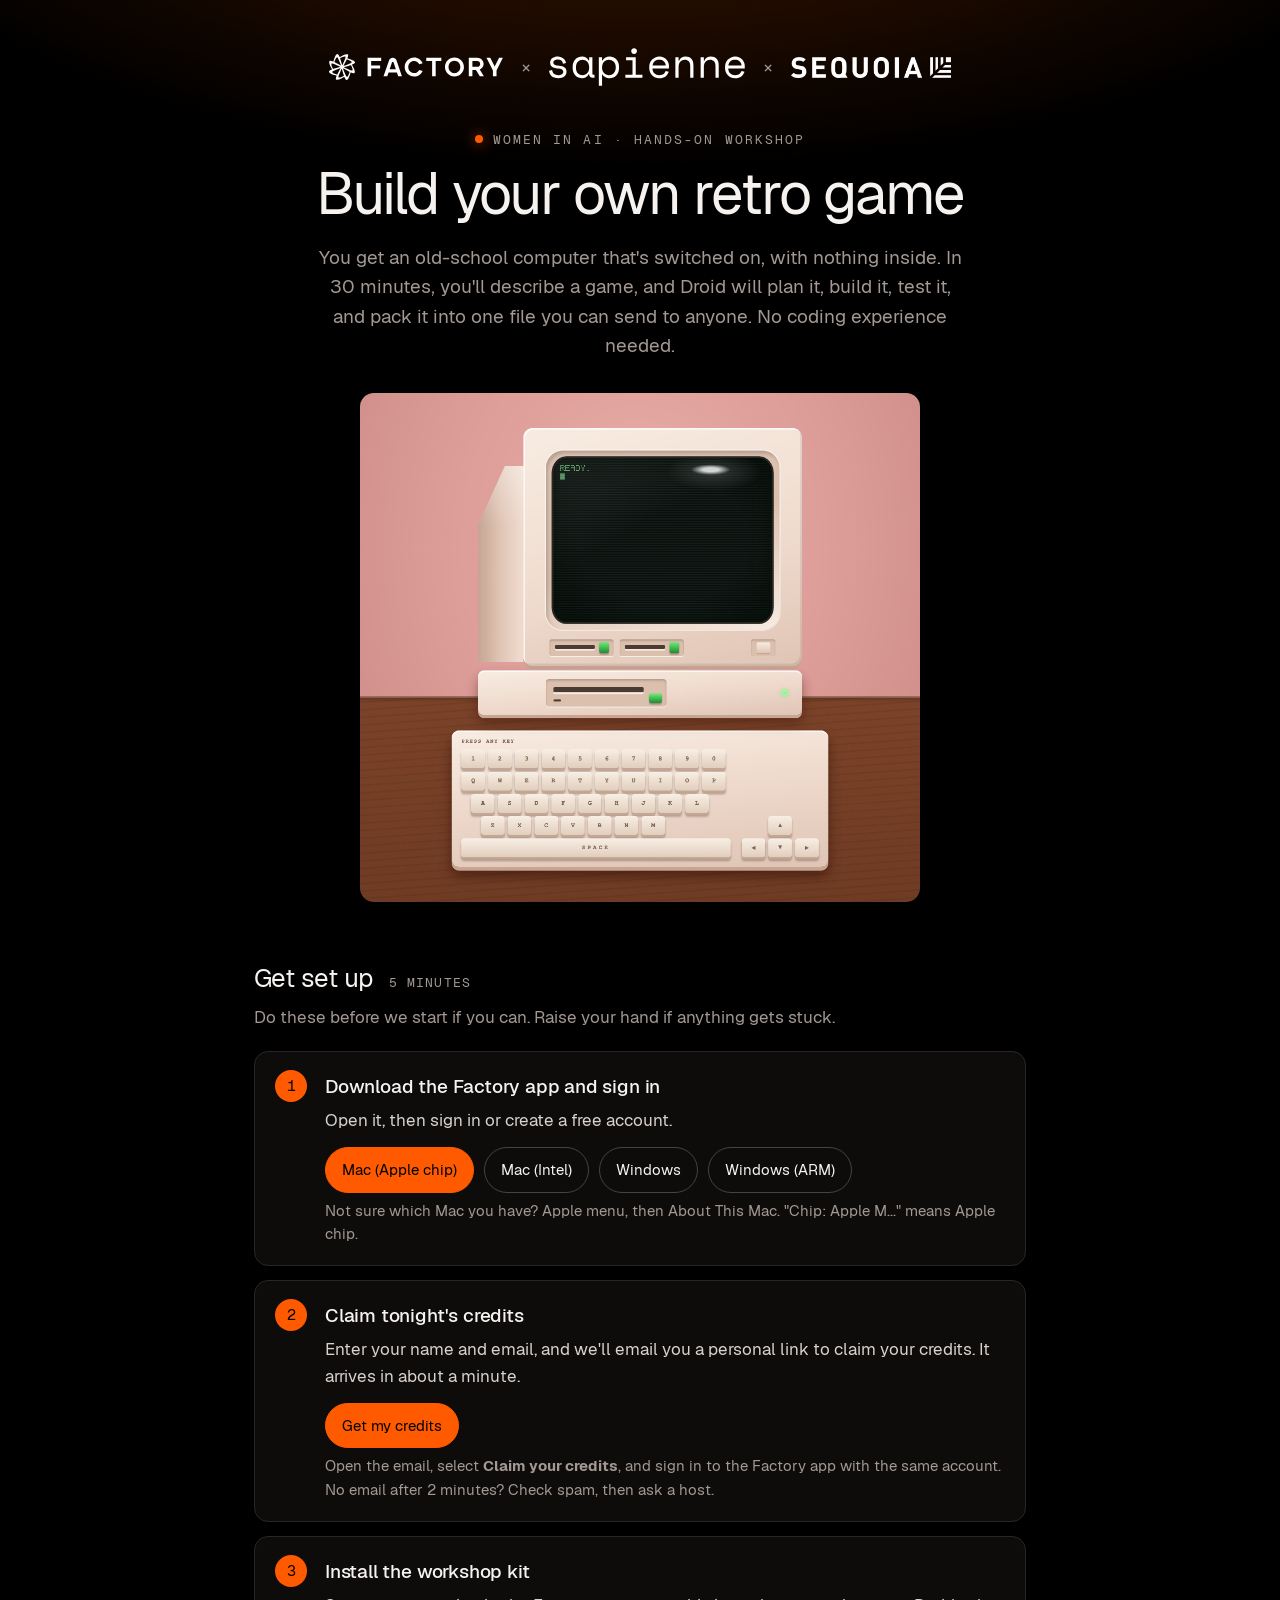
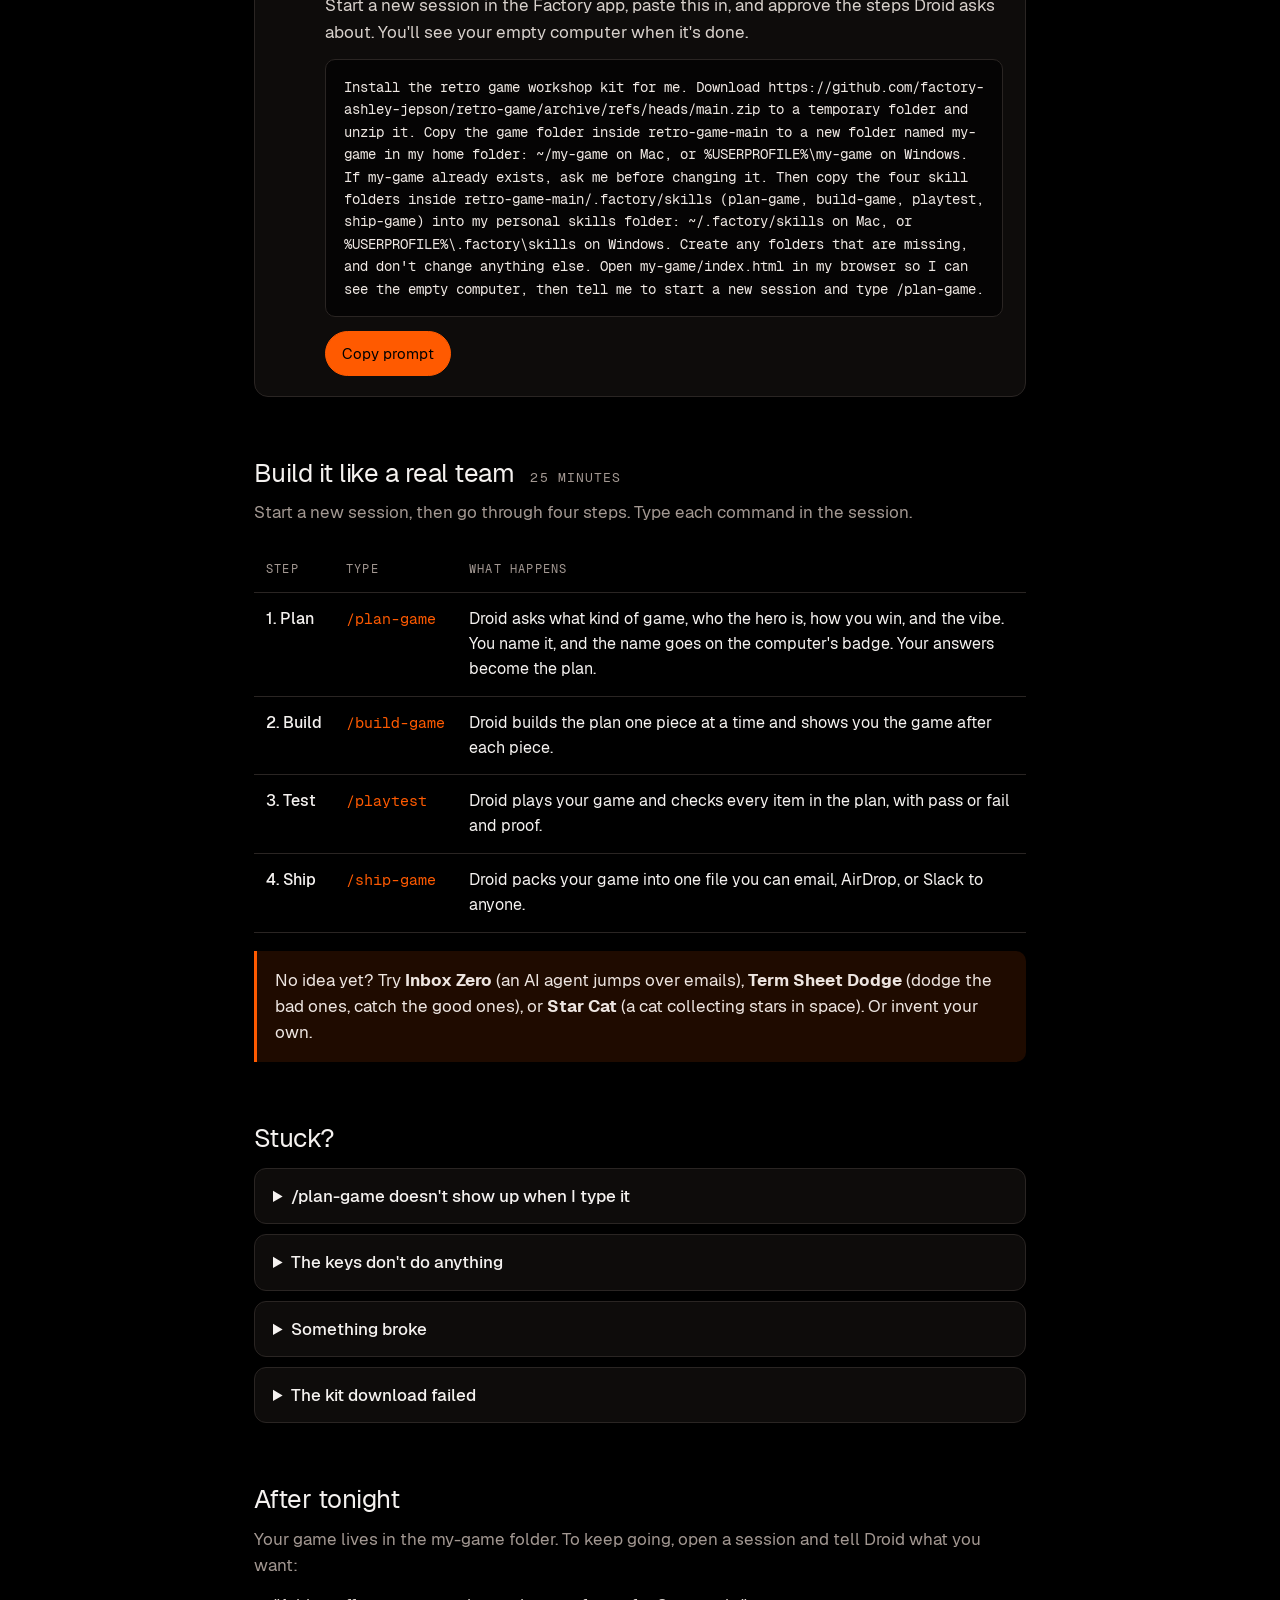
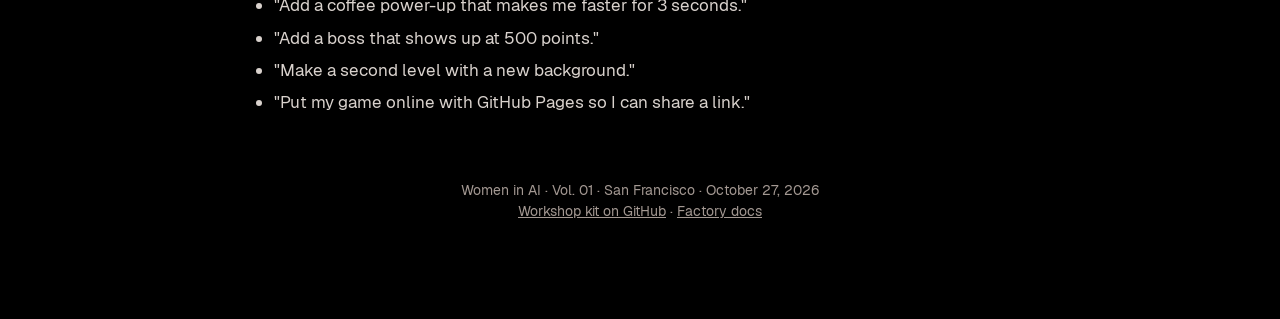
<file: docs/index.html>
<!doctype html>
<html lang="en">
<head>
<meta charset="utf-8" />
<meta name="viewport" content="width=device-width, initial-scale=1" />
<title>Build your own retro game · Women in AI workshop</title>
<meta name="description" content="Setup for the Women in AI hands-on workshop: build your own retro game with Factory." />
<link rel="stylesheet" href="./assets/brand-fonts.css" />
<style>
  :root {
    --bg: #000;
    --panel: #0e0c0b;
    --border: #2a2523;
    --text: #f5f2f0;
    --muted: #a39892;
    --orange: #ff5a00;
    --orange-soft: rgba(255, 90, 0, 0.12);
  }
  * { box-sizing: border-box; margin: 0; padding: 0; }
  html { background: var(--bg); }
  body {
    color: var(--text);
    font-family: 'Geist', system-ui, sans-serif;
    font-size: 17px;
    line-height: 1.55;
    -webkit-font-smoothing: antialiased;
    background:
      radial-gradient(1200px 500px at 50% -180px, rgba(255, 90, 0, 0.28), transparent 70%),
      var(--bg);
    min-height: 100vh;
  }
  main { max-width: 820px; margin: 0 auto; padding: 48px 24px 96px; }
  .lockups { display: flex; align-items: center; justify-content: center; gap: 18px; flex-wrap: wrap; }
  .lockups img { display: block; }
  .lockups .factory { height: 26px; }
  .lockups .sapienne { height: 38px; }
  .lockups .sequoia { height: 21px; }
  .lockups .x { font-family: 'Geist Mono', monospace; color: var(--muted); }
  .eyebrow {
    margin-top: 44px;
    text-align: center;
    font-family: 'Geist Mono', monospace;
    font-size: 13px;
    letter-spacing: 0.16em;
    text-transform: uppercase;
    color: var(--muted);
  }
  .eyebrow .dot { display: inline-block; width: 8px; height: 8px; border-radius: 50%; background: var(--orange); margin-right: 10px; vertical-align: 1px; box-shadow: 0 0 14px rgba(255, 90, 0, 0.8); }
  h1 { margin-top: 14px; text-align: center; font-size: clamp(36px, 7vw, 58px); font-weight: 400; line-height: 1.05; letter-spacing: -0.035em; }
  .lead { margin: 18px auto 0; max-width: 34em; text-align: center; color: var(--muted); font-size: 19px; }
  .laptop-note { display: none; margin-top: 22px; padding: 12px 16px; border: 1px solid var(--orange); border-radius: 10px; background: var(--orange-soft); text-align: center; font-size: 15px; }
  @media (max-width: 700px) { .laptop-note { display: block; } }

  h2 { margin-top: 56px; font-size: 26px; font-weight: 400; letter-spacing: -0.02em; }
  h2 .time { font-family: 'Geist Mono', monospace; font-size: 13px; letter-spacing: 0.08em; text-transform: uppercase; color: var(--muted); margin-left: 10px; }
  .sub { margin-top: 6px; color: var(--muted); }

  ol.steps { list-style: none; counter-reset: step; margin-top: 20px; display: grid; gap: 14px; }
  ol.steps > li { counter-increment: step; position: relative; padding: 20px 22px 20px 70px; background: var(--panel); border: 1px solid var(--border); border-radius: 14px; }
  ol.steps > li::before {
    content: counter(step);
    position: absolute; left: 20px; top: 18px;
    width: 32px; height: 32px; border-radius: 50%;
    display: grid; place-items: center;
    font-family: 'Geist Mono', monospace; font-size: 15px;
    color: #000; background: var(--orange);
  }
  li h3 { font-size: 19px; font-weight: 500; letter-spacing: -0.01em; }
  li p { margin-top: 6px; color: #d9d2cd; }
  li p.hint { color: var(--muted); font-size: 15px; }

  .buttons { display: flex; flex-wrap: wrap; gap: 10px; margin-top: 14px; }
  a.btn, button.btn {
    display: inline-flex; align-items: center; gap: 8px;
    padding: 10px 16px; border-radius: 999px;
    font: inherit; font-size: 15px; text-decoration: none; cursor: pointer;
    color: var(--text); background: transparent; border: 1px solid #4a423e;
  }
  a.btn.primary, button.btn.primary { color: #000; background: var(--orange); border-color: var(--orange); }
  a.btn:hover, button.btn:hover { border-color: var(--orange); }


  .prompt {
    position: relative; margin-top: 14px;
    padding: 16px 18px; border-radius: 10px;
    background: #050404; border: 1px solid var(--border);
    font-family: 'Geist Mono', monospace; font-size: 14px; line-height: 1.6;
    color: #f0e9e4; white-space: pre-wrap; word-break: break-word;
  }

  table { width: 100%; margin-top: 20px; border-collapse: collapse; font-size: 16px; }
  th, td { text-align: left; vertical-align: top; padding: 14px 12px; border-bottom: 1px solid var(--border); }
  th { font-family: 'Geist Mono', monospace; font-size: 12px; letter-spacing: 0.1em; text-transform: uppercase; color: var(--muted); font-weight: 400; }
  td code, p code, li code { font-family: 'Geist Mono', monospace; font-size: 0.92em; color: var(--orange); white-space: nowrap; }
  @media (max-width: 640px) {
    main { padding: 32px 16px 72px; }
    ol.steps > li { padding: 18px 16px 18px 60px; }
    ol.steps > li::before { left: 14px; }
    thead { display: none; }
    table, tbody, tr, td { display: block; width: 100%; }
    tr { padding: 12px 0; border-bottom: 1px solid var(--border); }
    td { padding: 2px 0; border: 0; }
  }
  td.step { white-space: nowrap; font-weight: 500; }

  details { margin-top: 10px; padding: 14px 18px; background: var(--panel); border: 1px solid var(--border); border-radius: 12px; }
  details summary { cursor: pointer; font-weight: 500; }
  details p { margin-top: 8px; color: #d9d2cd; }

  ul.plain { margin-top: 14px; padding-left: 20px; color: #d9d2cd; }
  ul.plain li { margin-top: 6px; }

  .callout { margin-top: 18px; padding: 16px 18px; border-left: 3px solid var(--orange); background: var(--orange-soft); border-radius: 0 10px 10px 0; color: #eee6e1; }

  .hero-img { display: block; width: min(560px, 100%); margin: 32px auto 0; border-radius: 14px; }

  footer { margin-top: 64px; text-align: center; color: var(--muted); font-size: 14px; }
  footer a { color: var(--muted); }
</style>
</head>
<body>
<main>
  <div class="lockups">
    <img class="factory" src="./assets/factory-lockup-white.svg" alt="Factory" />
    <span class="x">&times;</span>
    <img class="sapienne" src="./assets/sapienne-white.svg" alt="Sapienne" />
    <span class="x">&times;</span>
    <img class="sequoia" src="./assets/sequoia-white.png" alt="Sequoia" />
  </div>

  <p class="eyebrow"><span class="dot"></span>Women in AI &middot; Hands-on workshop</p>
  <h1>Build your own retro game</h1>
  <p class="lead">You get an old-school computer that's switched on, with nothing inside. In 30 minutes, you'll describe a game, and Droid will plan it, build it, test it, and pack it into one file you can send to anyone. No coding experience needed.</p>
  <img class="hero-img" src="./assets/game-shell.png" alt="An empty retro computer whose screen says READY." />
  <p class="laptop-note">Open this page on your laptop: <strong id="short-url">factory-ashley-jepson.github.io/retro-game</strong></p>

  <h2>Get set up <span class="time">5 minutes</span></h2>
  <p class="sub">Do these before we start if you can. Raise your hand if anything gets stuck.</p>

  <ol class="steps">
    <li>
      <h3>Download the Factory app and sign in</h3>
      <p>Open it, then sign in or create a free account.</p>
      <div class="buttons">
        <a class="btn primary" href="https://app.factory.ai/api/desktop?platform=darwin&amp;architecture=arm64">Mac (Apple chip)</a>
        <a class="btn" href="https://app.factory.ai/api/desktop?platform=darwin&amp;architecture=x64">Mac (Intel)</a>
        <a class="btn" href="https://app.factory.ai/api/desktop?platform=win32&amp;architecture=x64">Windows</a>
        <a class="btn" href="https://app.factory.ai/api/desktop?platform=win32&amp;architecture=arm64">Windows (ARM)</a>
      </div>
      <p class="hint">Not sure which Mac you have? Apple menu, then About This Mac. "Chip: Apple M..." means Apple chip.</p>
    </li>
    <li>
      <h3>Claim tonight's credits</h3>
      <p>Enter your name and email, and we'll email you a personal link to claim your credits. It arrives in about a minute.</p>
      <div class="buttons">
        <a class="btn primary" href="https://docs.google.com/forms/d/e/1FAIpQLSdcw4dzM5eBTizZDiO0_YMQGqaliev-sMMipXG_DQlS3eOqAQ/viewform" target="_blank" rel="noopener">Get my credits</a>
      </div>
      <p class="hint">Open the email, select <strong>Claim your credits</strong>, and sign in to the Factory app with the same account. No email after 2 minutes? Check spam, then ask a host.</p>
    </li>
    <li>
      <h3>Install the workshop kit</h3>
      <p>Start a new session in the Factory app, paste this in, and approve the steps Droid asks about. You'll see your empty computer when it's done.</p>
      <div class="prompt" id="install-prompt">Install the retro game workshop kit for me. Download https://github.com/factory-ashley-jepson/retro-game/archive/refs/heads/main.zip to a temporary folder and unzip it. Copy the game folder inside retro-game-main to a new folder named my-game in my home folder: ~/my-game on Mac, or %USERPROFILE%\my-game on Windows. If my-game already exists, ask me before changing it. Then copy the four skill folders inside retro-game-main/.factory/skills (plan-game, build-game, playtest, ship-game) into my personal skills folder: ~/.factory/skills on Mac, or %USERPROFILE%\.factory\skills on Windows. Create any folders that are missing, and don't change anything else. Open my-game/index.html in my browser so I can see the empty computer, then tell me to start a new session and type /plan-game.</div>
      <div class="buttons">
        <button class="btn primary" id="copy-btn" type="button">Copy prompt</button>
      </div>
    </li>
  </ol>

  <h2>Build it like a real team <span class="time">25 minutes</span></h2>
  <p class="sub">Start a new session, then go through four steps. Type each command in the session.</p>
  <table>
    <thead><tr><th>Step</th><th>Type</th><th>What happens</th></tr></thead>
    <tbody>
      <tr><td class="step">1. Plan</td><td><code>/plan-game</code></td><td>Droid asks what kind of game, who the hero is, how you win, and the vibe. You name it, and the name goes on the computer's badge. Your answers become the plan.</td></tr>
      <tr><td class="step">2. Build</td><td><code>/build-game</code></td><td>Droid builds the plan one piece at a time and shows you the game after each piece.</td></tr>
      <tr><td class="step">3. Test</td><td><code>/playtest</code></td><td>Droid plays your game and checks every item in the plan, with pass or fail and proof.</td></tr>
      <tr><td class="step">4. Ship</td><td><code>/ship-game</code></td><td>Droid packs your game into one file you can email, AirDrop, or Slack to anyone.</td></tr>
    </tbody>
  </table>
  <div class="callout">No idea yet? Try <strong>Inbox Zero</strong> (an AI agent jumps over emails), <strong>Term Sheet Dodge</strong> (dodge the bad ones, catch the good ones), or <strong>Star Cat</strong> (a cat collecting stars in space). Or invent your own.</div>

  <h2>Stuck?</h2>
  <details>
    <summary>/plan-game doesn't show up when I type it</summary>
    <p>Start a new session so Droid picks up the new skills. You can also just type "plan my game".</p>
  </details>
  <details>
    <summary>The keys don't do anything</summary>
    <p>Click the game screen first, so the browser sends your keys to the game. If it still shows the old version, ask Droid to refresh it.</p>
  </details>
  <details>
    <summary>Something broke</summary>
    <p>Tell Droid what you see, in plain words: "the cat falls off the screen" or "the screen is black". It will fix it. If it can't, ask it to undo the last change.</p>
  </details>
  <details>
    <summary>The kit download failed</summary>
    <p>Ask Droid to try again. If your network blocks downloads, ask Droid to clone https://github.com/factory-ashley-jepson/retro-game instead and copy the same folders.</p>
  </details>

  <h2>After tonight</h2>
  <p class="sub">Your game lives in the my-game folder. To keep going, open a session and tell Droid what you want:</p>
  <ul class="plain">
    <li>"Add a coffee power-up that makes me faster for 3 seconds."</li>
    <li>"Add a boss that shows up at 500 points."</li>
    <li>"Make a second level with a new background."</li>
    <li>"Put my game online with GitHub Pages so I can share a link."</li>
  </ul>

  <footer>
    <p>Women in AI &middot; Vol. 01 &middot; San Francisco &middot; October 27, 2026</p>
    <p><a href="https://github.com/factory-ashley-jepson/retro-game">Workshop kit on GitHub</a> &middot; <a href="https://docs.factory.ai">Factory docs</a></p>
  </footer>
</main>

<script>

  const btn = document.getElementById('copy-btn');
  btn.addEventListener('click', async () => {
    const text = document.getElementById('install-prompt').innerText.trim();
    try {
      await navigator.clipboard.writeText(text);
    } catch {
      const range = document.createRange();
      range.selectNodeContents(document.getElementById('install-prompt'));
      const sel = window.getSelection();
      sel.removeAllRanges();
      sel.addRange(range);
      document.execCommand('copy');
    }
    btn.textContent = 'Copied';
    setTimeout(() => { btn.textContent = 'Copy prompt'; }, 1800);
  });
</script>
</body>
</html>
</file>
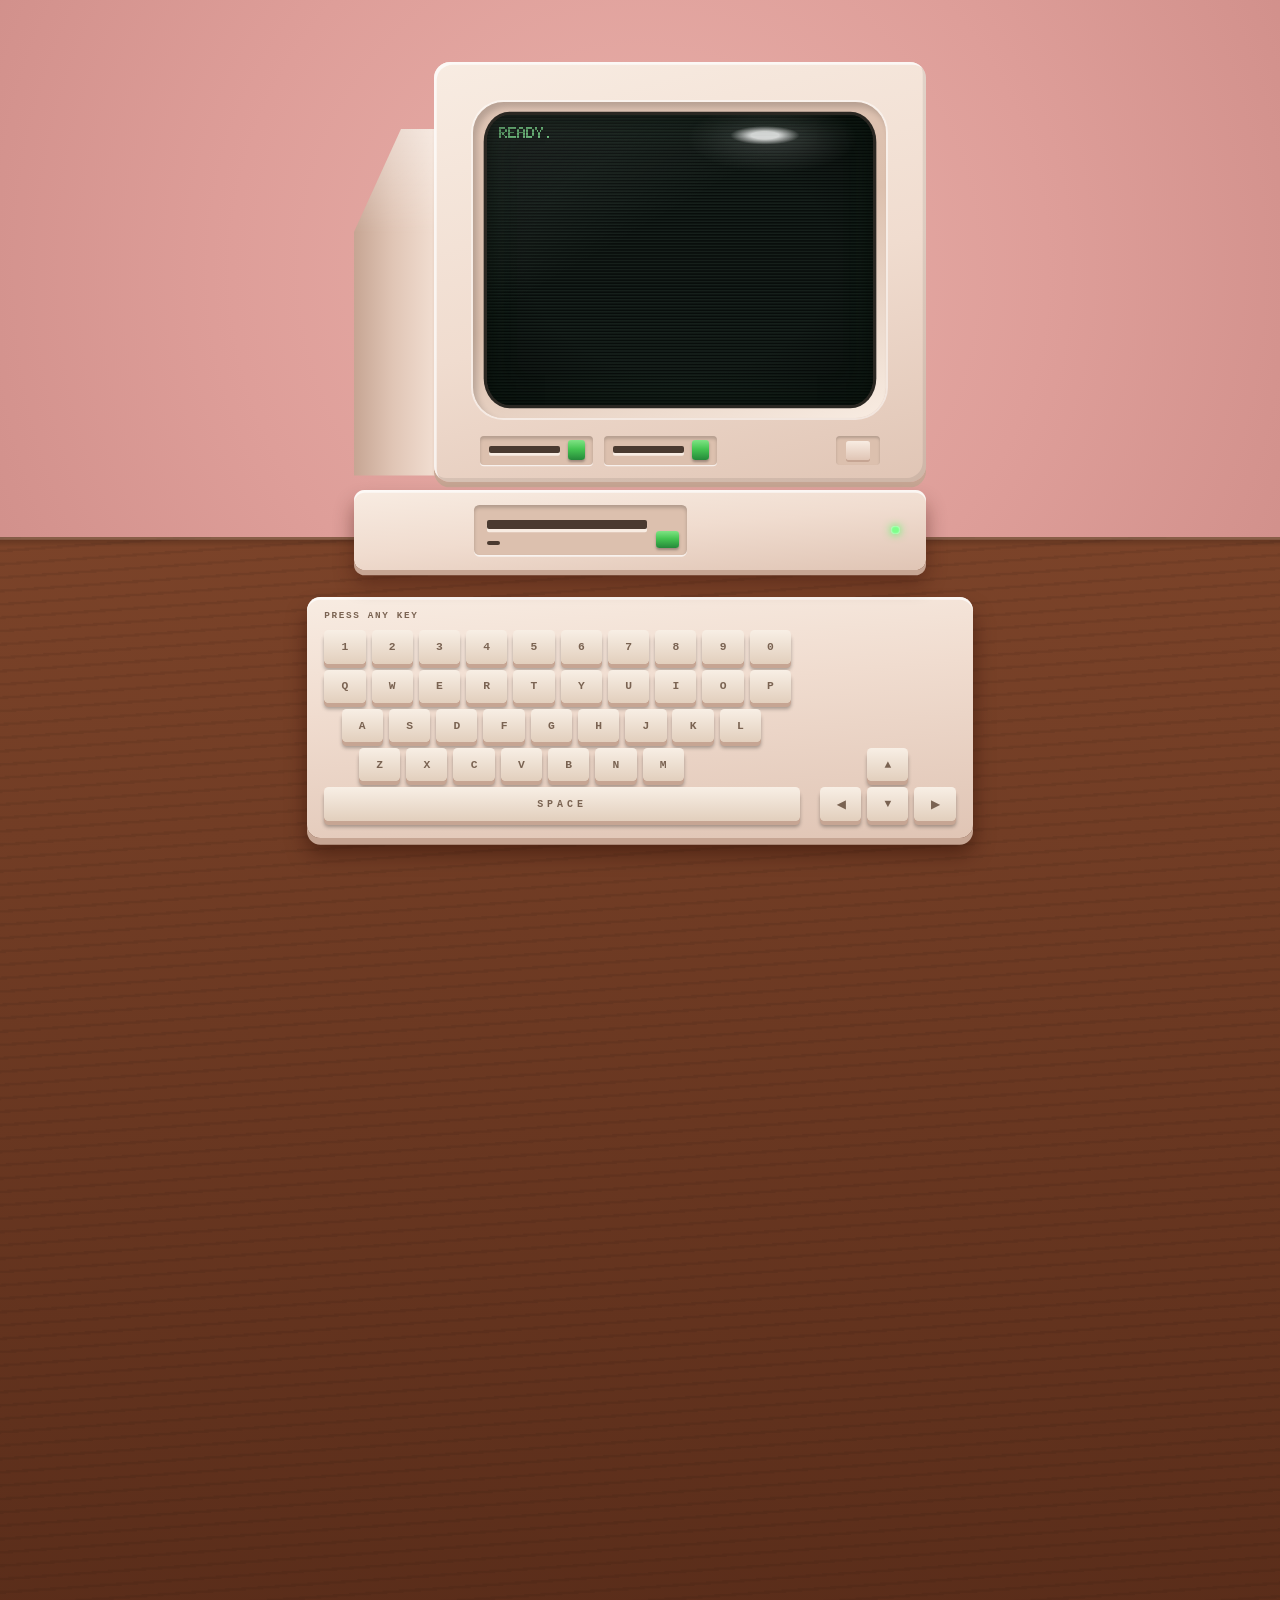
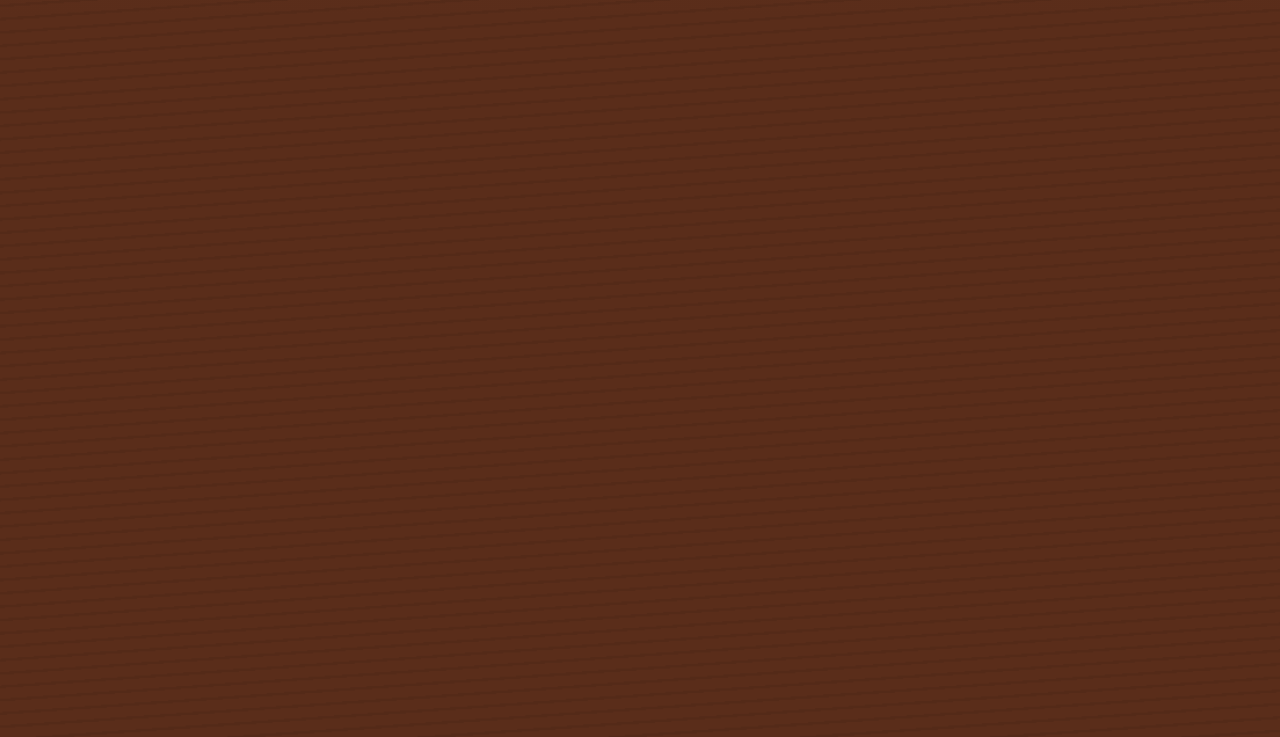
<file: game/index.html>
<!doctype html>
<html lang="en">
  <head>
    <meta charset="utf-8" />
    <meta name="viewport" content="width=device-width, initial-scale=1, user-scalable=no" />
    <title>My game</title>
    <link rel="stylesheet" href="style.css" />
  </head>
  <body>
    <main class="computer">
      <section class="unit">
        <div class="monitor">
          <div class="back" aria-hidden="true"></div>
          <div class="front">
            <div class="bezel">
              <div class="screen">
                <canvas id="game" width="256" height="192"></canvas>
                <div class="scanlines"></div>
                <div class="glass"></div>
              </div>
            </div>
            <div class="drives" aria-hidden="true">
              <div class="drive"><span class="slot"></span><span class="tab"></span></div>
              <div class="drive"><span class="slot"></span><span class="tab"></span></div>
              <div class="square"><span></span></div>
            </div>
          </div>
        </div>
        <div class="base">
          <div class="bay" aria-hidden="true"><span class="slot"></span><span class="light"></span><span class="tab"></span></div>
          <div class="brand"><span class="name" id="game-name"></span><span class="led"></span></div>
        </div>
      </section>

      <section class="keyboard" aria-label="Keyboard">
        <div class="legend" id="controls-hint">PRESS ANY KEY</div>
        <div class="keys">
          <div class="main">
            <div class="row letters">
              <span data-key="Digit1">1</span><span data-key="Digit2">2</span><span data-key="Digit3">3</span><span data-key="Digit4">4</span><span data-key="Digit5">5</span><span data-key="Digit6">6</span><span data-key="Digit7">7</span><span data-key="Digit8">8</span><span data-key="Digit9">9</span><span data-key="Digit0">0</span>
            </div>
            <div class="row letters">
              <span data-key="KeyQ">Q</span><span data-key="KeyW">W</span><span data-key="KeyE">E</span><span data-key="KeyR">R</span><span data-key="KeyT">T</span><span data-key="KeyY">Y</span><span data-key="KeyU">U</span><span data-key="KeyI">I</span><span data-key="KeyO">O</span><span data-key="KeyP">P</span>
            </div>
            <div class="row letters indent">
              <span data-key="KeyA">A</span><span data-key="KeyS">S</span><span data-key="KeyD">D</span><span data-key="KeyF">F</span><span data-key="KeyG">G</span><span data-key="KeyH">H</span><span data-key="KeyJ">J</span><span data-key="KeyK">K</span><span data-key="KeyL">L</span>
            </div>
            <div class="row letters indent2">
              <span data-key="KeyZ">Z</span><span data-key="KeyX">X</span><span data-key="KeyC">C</span><span data-key="KeyV">V</span><span data-key="KeyB">B</span><span data-key="KeyN">N</span><span data-key="KeyM">M</span>
            </div>
            <div class="row">
              <span class="space" data-key="Space">SPACE</span>
            </div>
          </div>
          <div class="arrows">
            <span class="blank"></span><span data-key="ArrowUp">&#9650;</span><span class="blank"></span>
            <span data-key="ArrowLeft">&#9664;</span><span data-key="ArrowDown">&#9660;</span><span data-key="ArrowRight">&#9654;</span>
          </div>
        </div>
      </section>
    </main>

    <script src="sprites.js"></script>
    <script src="engine.js"></script>
    <script src="game.js"></script>
  </body>
</html>
</file>
